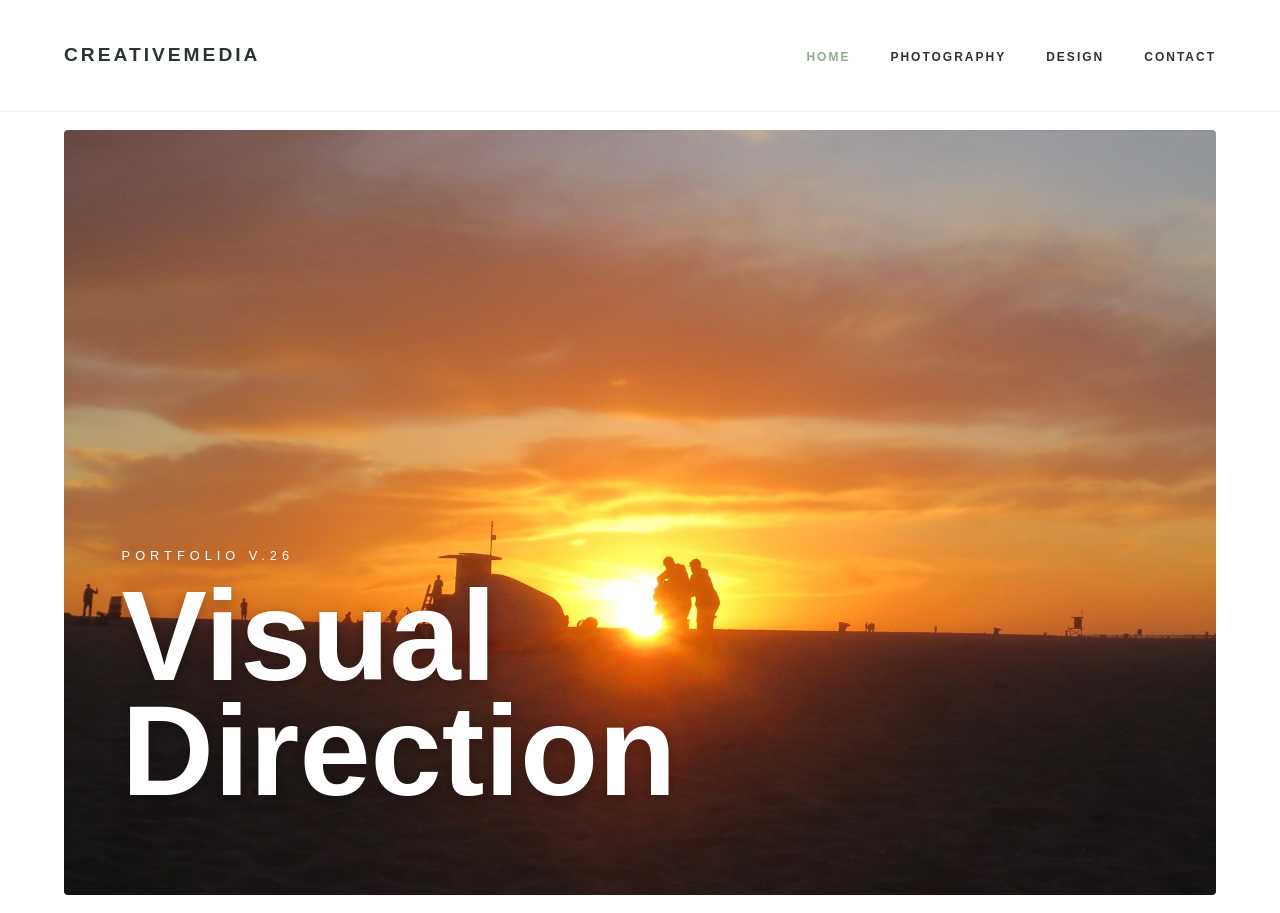
<file: index.html>
<!DOCTYPE html>
<html lang="en">
<head>
    <meta charset="UTF-8">
    <meta name="viewport" content="width=device-width, initial-scale=1.0">
    <title>Creative Media | Home</title>
    <link rel="stylesheet" href="style.css">
    <style>
        :root { --sage: #93a98f; --sand: #e5d3b3; --charcoal: #2d3436; }
        body { margin: 0; background: #fff; font-family: 'Inter', sans-serif; overflow-x: hidden; }
        
        /* Navigation Consistency Fix */
        nav { width: 100%; padding: 40px 0; background: #fff; position: sticky; top: 0; z-index: 1000; }
        .nav-container { display: flex; justify-content: space-between; align-items: center; padding: 0 5%; }
        nav ul { display: flex; gap: 40px; list-style: none; margin: 0; padding: 0; }
        nav ul li a { text-decoration: none; color: var(--charcoal); font-weight: 700; letter-spacing: 2px; font-size: 0.75rem; text-transform: uppercase; transition: color 0.3s; }
        nav ul li a:hover, nav ul li a.active { color: var(--sage); }

        /* Slideshow Styles */
        .slideshow-container {
            position: relative;
            width: 90%;
            height: 85vh;
            margin: 2vh auto;
            overflow: hidden;
            border-radius: 4px;
            background: #f9f9f9;
        }
        .mySlides {
            width: 100%;
            height: 100%;
            object-fit: cover;
            position: absolute;
            transition: opacity 1.5s ease-in-out;
            opacity: 0;
            top: 0;
            left: 0;
        }
        .active-slide { opacity: 1; }

        .hero-overlay {
            position: absolute;
            bottom: 10%;
            left: 5%;
            z-index: 10;
            color: white;
            text-shadow: 0 4px 15px rgba(0,0,0,0.3);
            pointer-events: none;
        }

        @media (max-width: 900px) {
            .nav-container { flex-direction: column; gap: 20px; }
            .slideshow-container { height: 60vh; width: 95%; }
        }
    </style>
</head>
<body>

<nav>
    <div class="nav-container">
        <div class="logo"><strong>CREATIVE</strong>MEDIA</div>
        <ul>
            <li><a href="index.html" class="active">Home</a></li>
            <li><a href="photography.html">Photography</a></li>
            <li><a href="design.html">Design</a></li>
            <li><a href="contact.html">Contact</a></li>
        </ul>
    </div>
</nav>

<main>
    <section class="slideshow-container">
        <img class="mySlides active-slide" src="sun.jpg" alt="Slide 1">
        <img class="mySlides" src="pon.jpg" alt="Slide 2">
        <img class="mySlides" src="fb.jpg" alt="Slide 3">
        <img class="mySlides" src="con.jpg" alt="Slide 4">
        <img class="mySlides" src="mon.jpg" alt="Slide 5">

        <div class="hero-overlay">
            <span style="letter-spacing: 5px; text-transform: uppercase; font-size: 0.8rem;">Portfolio v.26</span>
            <h1 style="font-size: clamp(3rem, 10vw, 8rem); margin: 10px 0; line-height: 0.9;">Visual<br>Direction</h1>
        </div>
    </section>
</main>

<script>
    let index = 0;
    const slides = document.querySelectorAll(".mySlides");
    
    function rotate() {
        if (slides.length === 0) return;
        
        slides[index].classList.remove("active-slide");
        index = (index + 1) % slides.length;
        slides[index].classList.add("active-slide");
        
        setTimeout(rotate, 4500);
    }
    
    // Start the rotation
    setTimeout(rotate, 4500);
</script>
</body>
</html>
</file>
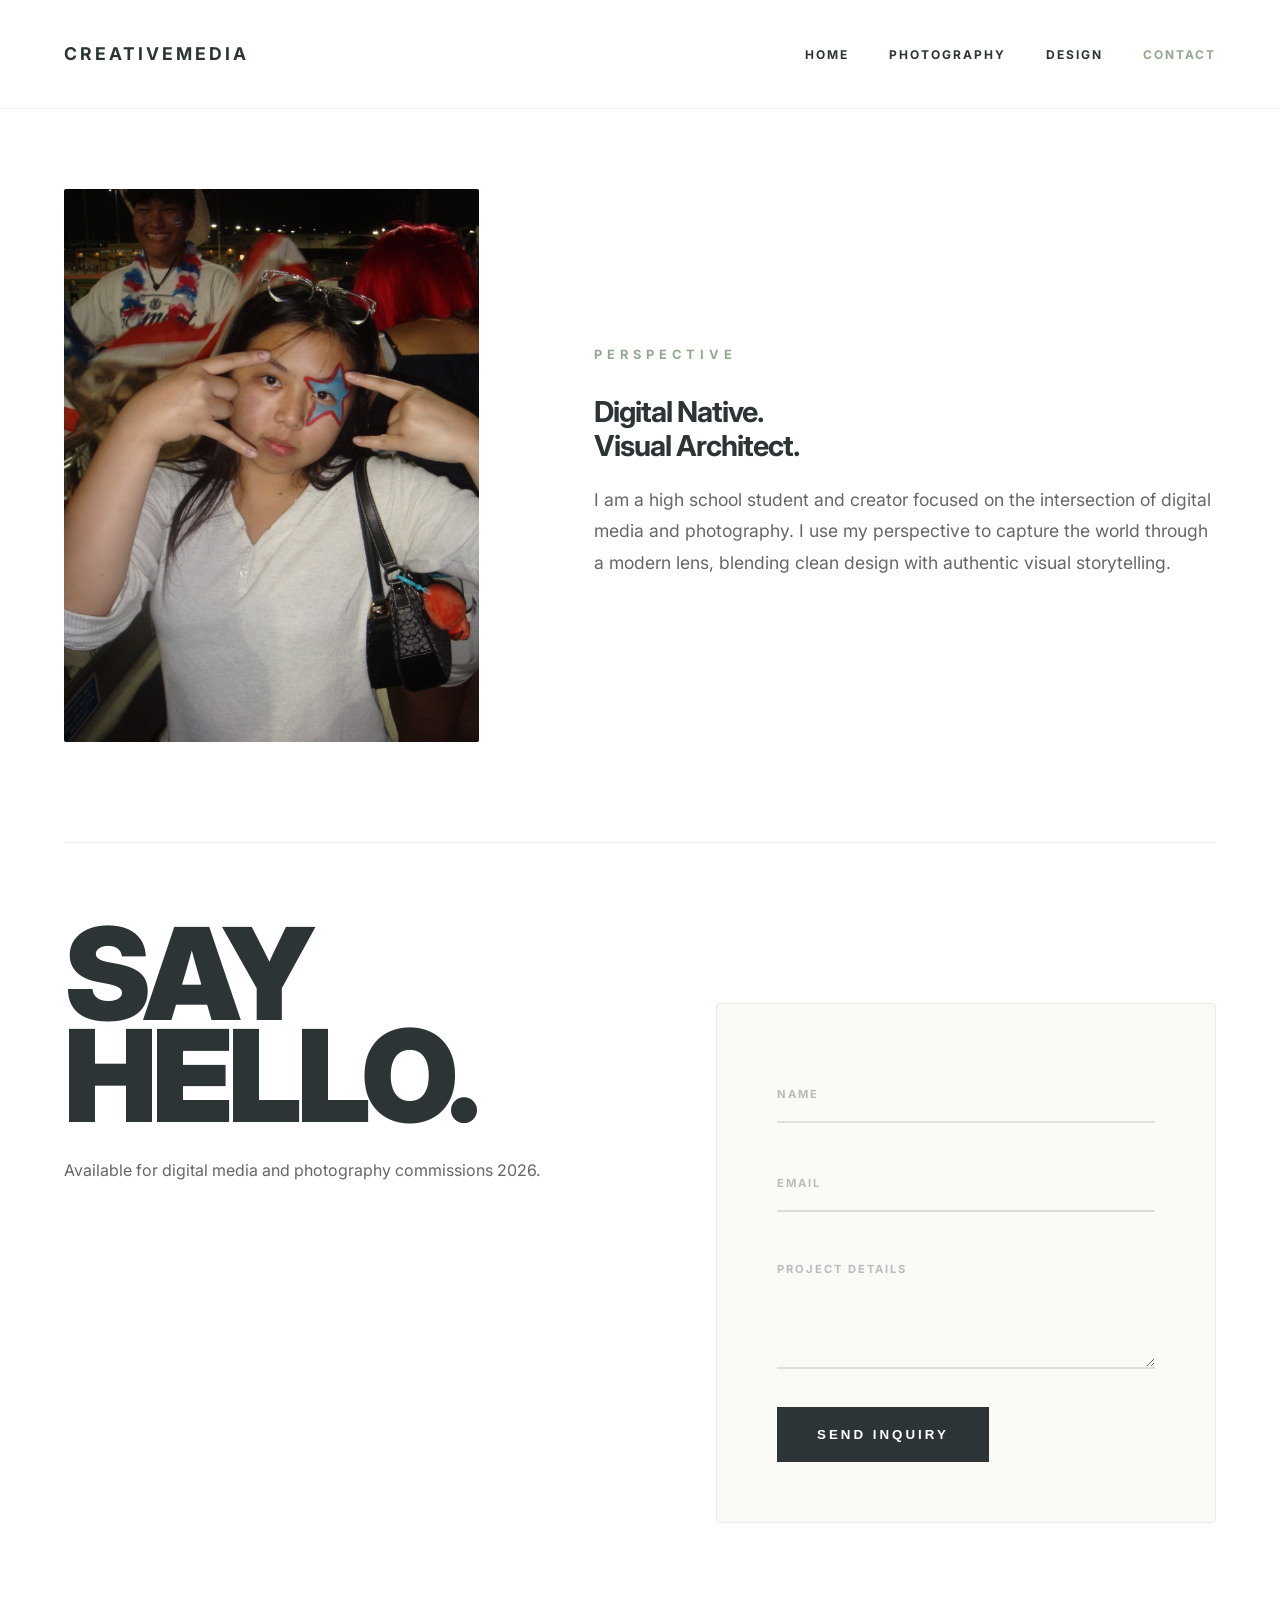
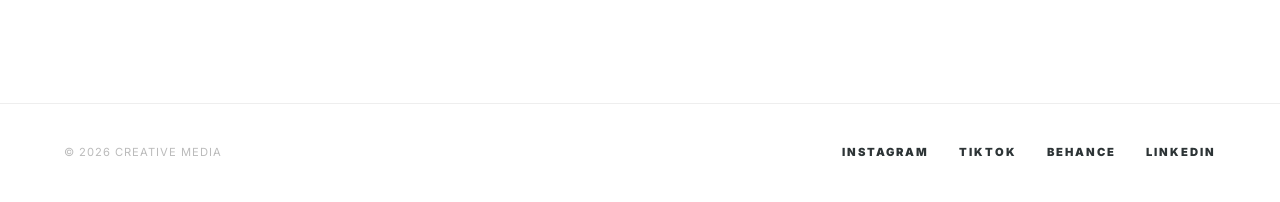
<file: contact.html>
<!DOCTYPE html>
<html lang="en">
<head>
    <meta charset="UTF-8">
    <meta name="viewport" content="width=device-width, initial-scale=1.0">
    <title>Contact | Portfolio</title>
    <link rel="stylesheet" href="style.css">
    <link rel="stylesheet" href="https://fonts.googleapis.com/css2?family=Inter:wght@300;400;700;900&display=swap">
    <style>
        :root {
            --sage: #93a98f;
            --sand: #e5d3b3;
            --charcoal: #2d3436;
        }

        body { 
            margin: 0; 
            background: #fff; 
            font-family: 'Inter', sans-serif; 
            color: var(--charcoal);
            overflow-x: hidden;
            display: flex;
            flex-direction: column;
            min-height: 100vh;
        }

        /* NAVIGATION: Consistency across all pages */
        nav { 
            width: 100%; 
            padding: 40px 0; 
            background: #fff; 
            position: sticky; 
            top: 0; 
            z-index: 1000; 
        }

        .nav-container { 
            display: flex; 
            justify-content: space-between; 
            align-items: center; 
            padding: 0 5%; 
        }

        nav ul { display: flex; gap: 40px; list-style: none; margin: 0; padding: 0; }
        nav ul li a { text-decoration: none; color: var(--charcoal); font-weight: 700; letter-spacing: 2px; font-size: 0.75rem; text-transform: uppercase; transition: color 0.3s; }
        nav ul li a:hover, nav ul li a.active { color: var(--sage); }

        .logo { font-size: 1.1rem; letter-spacing: 3px; }

        /* CONTACT & ABOUT LAYOUT */
        .contact-wrapper { 
            flex: 1;
            display: flex; 
            flex-direction: column;
            padding: 80px 5% 100px; 
            gap: 80px; 
        }

        .about-section {
            display: flex;
            align-items: center;
            gap: 10%;
            border-bottom: 1px solid #eee;
            padding-bottom: 100px;
        }

        .about-image { flex: 0.8; }
        .about-image img { width: 100%; border-radius: 2px; filter: grayscale(20%); display: block; }

        .about-text { flex: 1.2; }
        .about-text h2 { font-size: 0.8rem; letter-spacing: 5px; text-transform: uppercase; color: var(--sage); margin-bottom: 20px; }
        
        .about-headline { font-weight: 700; font-size: 1.8rem; letter-spacing: -1px; line-height: 1.2; margin-bottom: 20px; }
        .about-body { font-size: 1.1rem; color: #666; font-weight: 400; line-height: 1.8; }

        .form-area {
            display: flex;
            gap: 10%;
            align-items: flex-start;
        }

        .contact-header { flex: 1; }
        .giant-text { font-size: clamp(4rem, 10vw, 8rem); line-height: 0.8; letter-spacing: -5px; margin: 0; font-weight: 900; }

        /* FORM STYLING */
        .contact-box { flex: 1; background: #fcfaf7; padding: 60px; }
        .form-input {
            width: 100%; background: transparent; border: none; border-bottom: 2px solid #ddd; padding: 20px 0; margin-bottom: 30px;
            font-family: 'Inter', sans-serif; font-size: 0.9rem; outline: none; transition: border-color 0.3s;
        }
        .form-input:focus { border-bottom-color: var(--sage); }
        .form-input::placeholder { color: #bbb; font-weight: 700; font-size: 0.7rem; letter-spacing: 2px; }

        .submit-btn {
            background: var(--charcoal); color: #fff; border: none; padding: 20px 40px; font-weight: 700; letter-spacing: 3px; cursor: pointer; transition: 0.3s;
        }
        .submit-btn:hover { background: var(--sage); transform: translateY(-2px); }

        /* SOCIAL FOOTER */
        footer {
            padding: 40px 5%;
            background: #fff;
            border-top: 1px solid #eee;
            display: flex;
            justify-content: space-between;
            align-items: center;
        }

        .social-links { display: flex; gap: 30px; }
        .social-links a {
            text-decoration: none;
            font-size: 0.7rem;
            font-weight: 900;
            letter-spacing: 2px;
            color: var(--charcoal);
            text-transform: uppercase;
            transition: color 0.3s;
        }
        .social-links a:hover { color: var(--sage); }
        .copyright { font-size: 0.7rem; color: #bbb; letter-spacing: 1px; }

        @media (max-width: 900px) {
            .about-section, .form-area, footer { flex-direction: column; text-align: center; }
            .nav-container { flex-direction: column; gap: 20px; }
            .about-image { order: 2; margin-top: 40px; }
            footer { gap: 20px; }
        }
    </style>
</head>
<body>
    <nav>
        <div class="nav-container">
            <div class="logo"><strong>CREATIVE</strong>MEDIA</div>
            <ul>
                <li><a href="index.html">Home</a></li>
                <li><a href="photography.html">Photography</a></li>
                <li><a href="design.html">Design</a></li>
                <li><a href="contact.html" class="active">Contact</a></li>
            </ul>
        </div>
    </nav>

    <div class="contact-wrapper">
        <section class="about-section">
            <div class="about-image">
                <img src="me.jpg" alt="Portrait">
            </div>
            <div class="about-text">
                <h2>Perspective</h2>
                <p class="about-headline">
                    Digital Native. <br>Visual Architect.
                </p>
                <p class="about-body">
                    I am a high school student and creator focused on the intersection of digital media 
                    and photography. I use my perspective to capture the world through a modern lens, 
                    blending clean design with authentic visual storytelling.
                </p>
            </div>
        </section>

        <div class="form-area">
            <div class="contact-header">
                <h1 class="giant-text">SAY<br>HELLO.</h1>
                <p style="margin-top: 30px; color: #666;">Available for digital media and photography commissions 2026.</p>
            </div>
            
            <div class="contact-box">
                <form>
                    <input type="text" placeholder="NAME" class="form-input" required>
                    <input type="email" placeholder="EMAIL" class="form-input" required>
                    <textarea placeholder="PROJECT DETAILS" rows="5" class="form-input" required></textarea>
                    <button type="submit" class="submit-btn">SEND INQUIRY</button>
                </form>
            </div>
        </div>
    </div>

    <footer>
        <div class="copyright">© 2026 CREATIVE MEDIA</div>
        <div class="social-links">
            <a href="#">Instagram</a>
            <a href="#">TikTok</a>
            <a href="#">Behance</a>
            <a href="#">LinkedIn</a>
        </div>
    </footer>
</body>
</html>
</file>
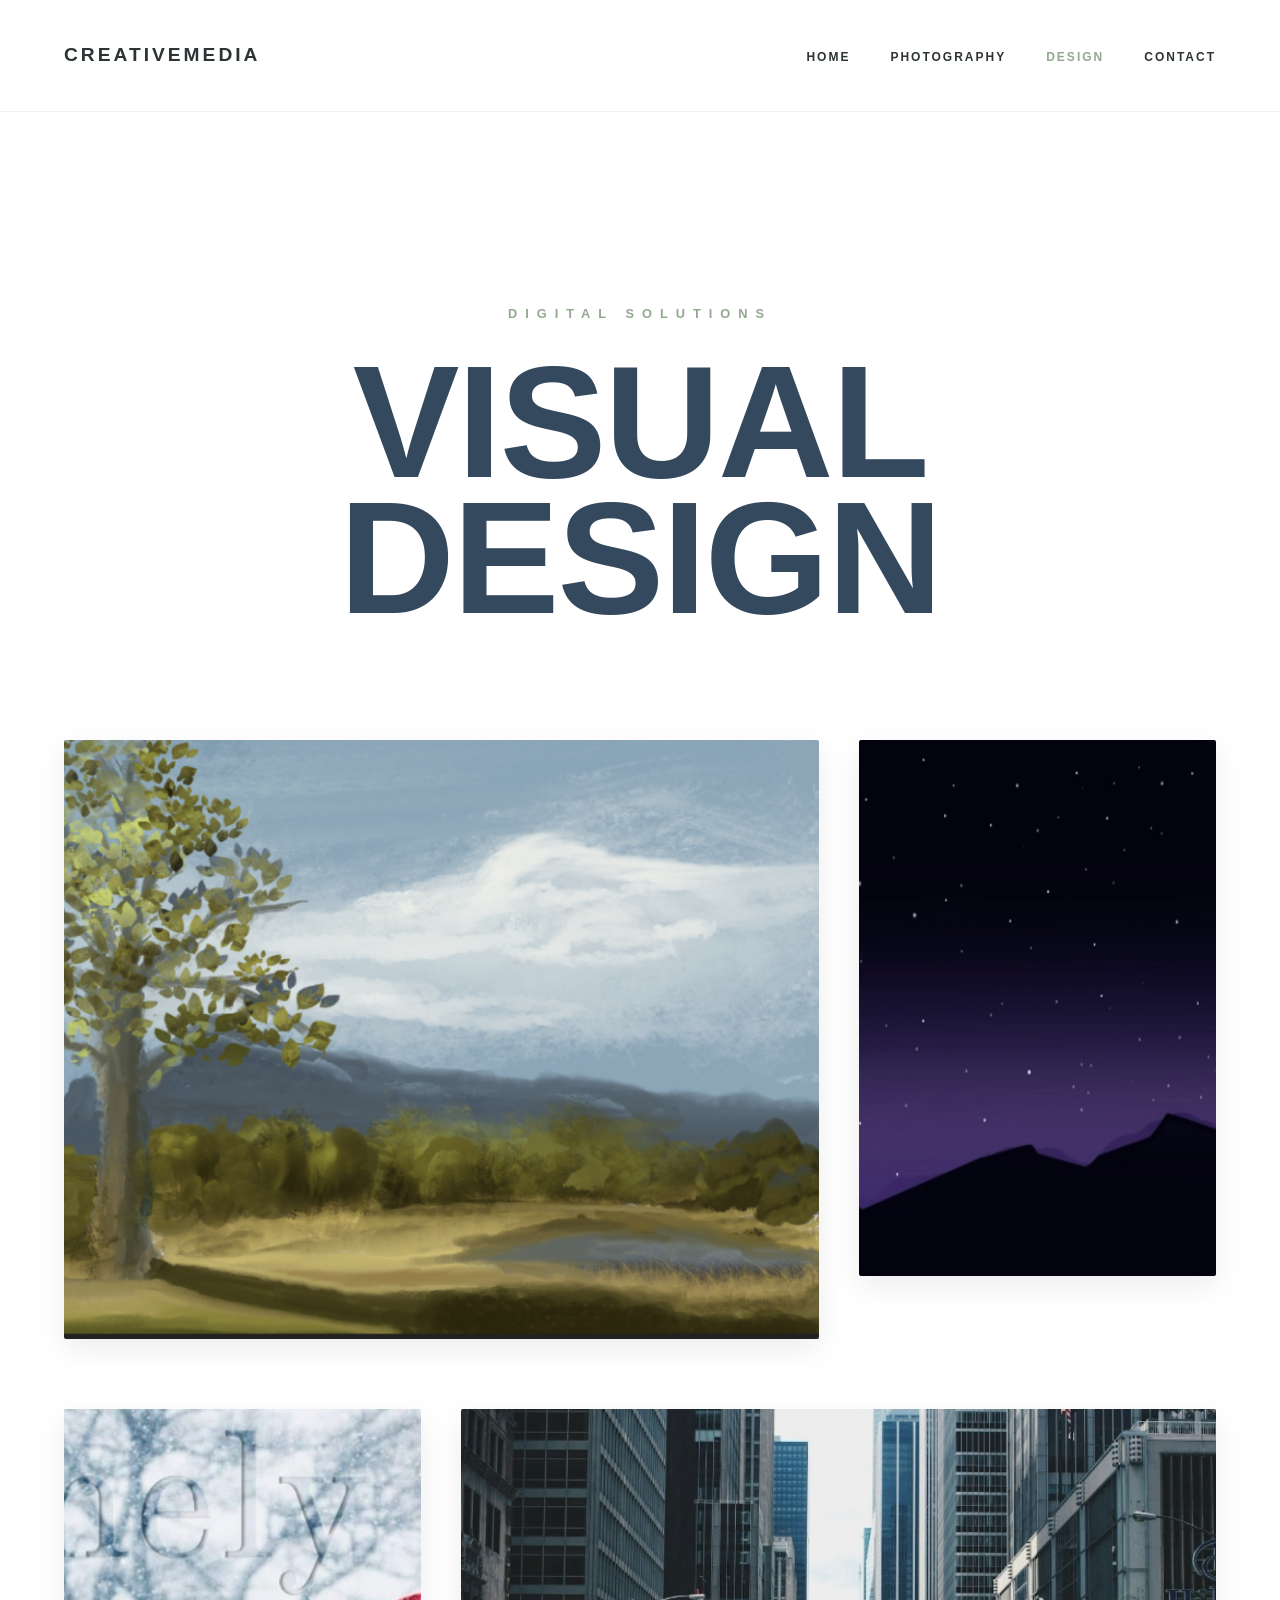
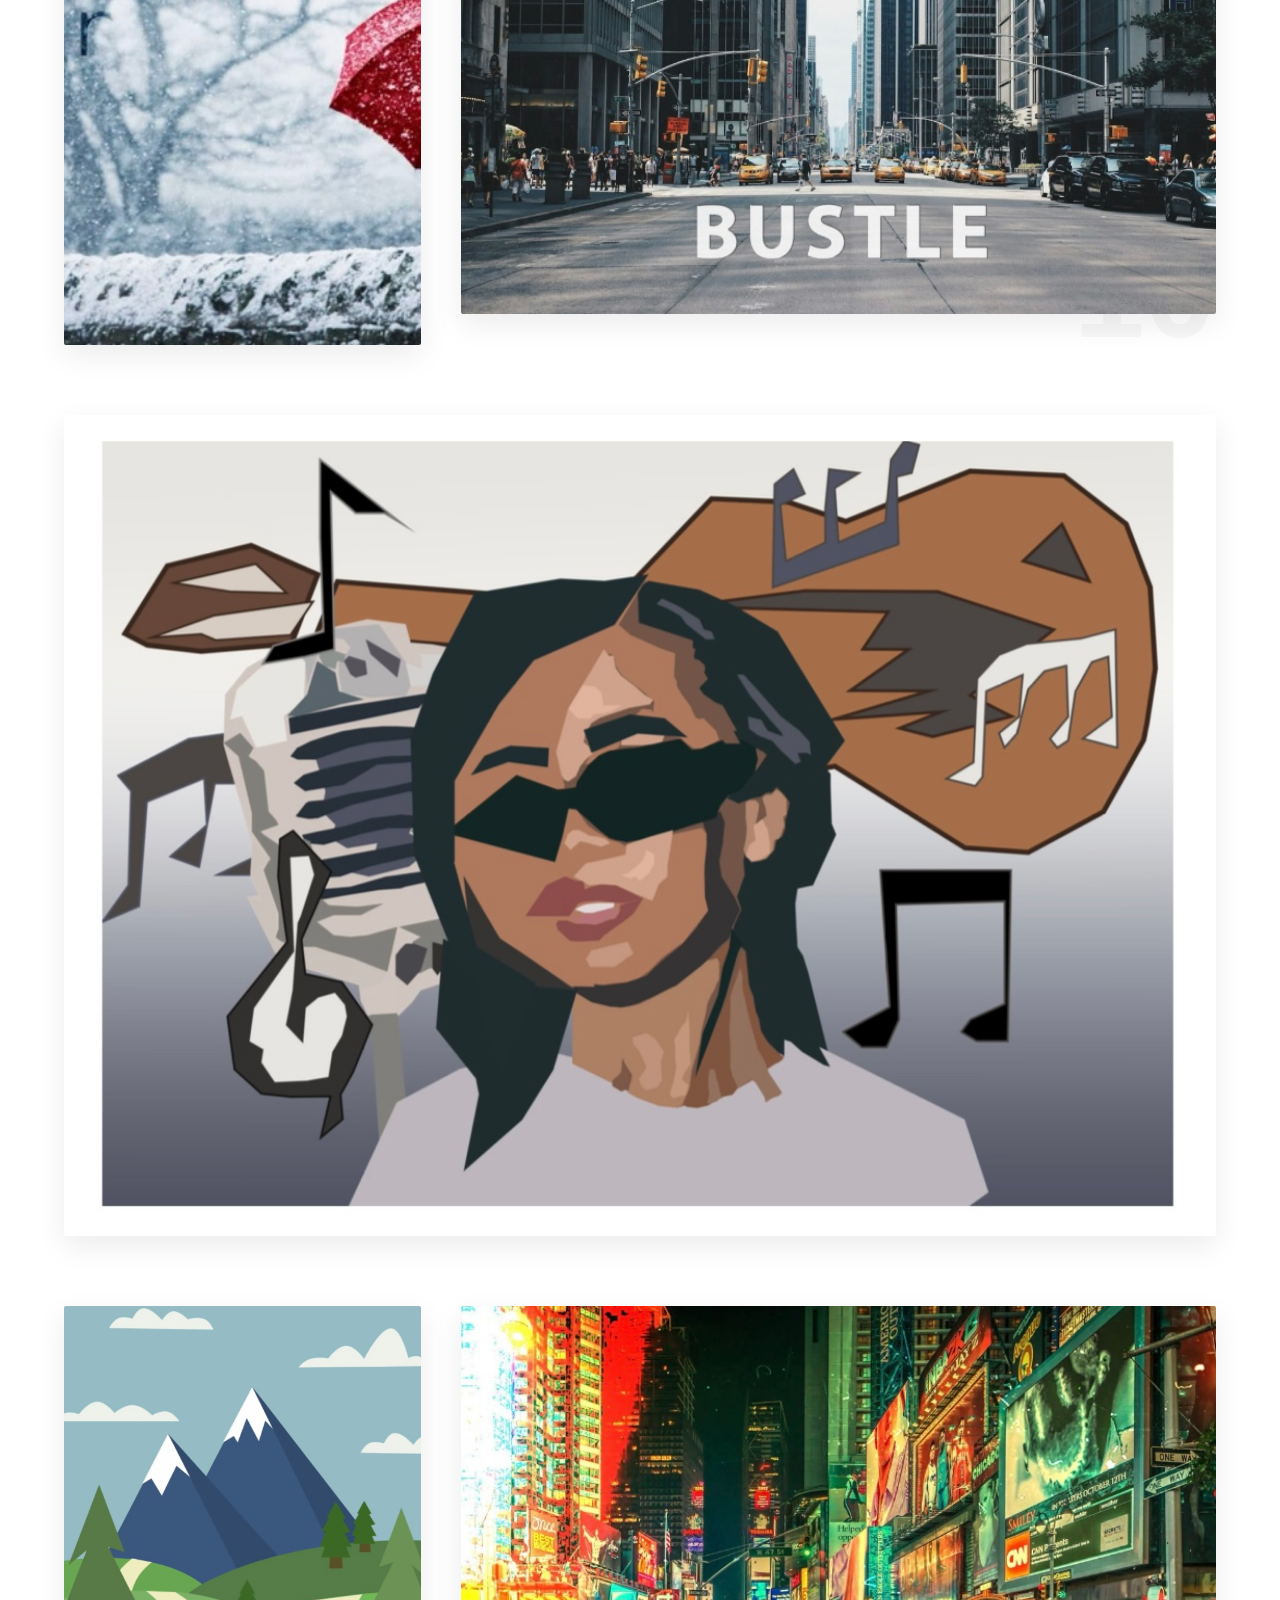
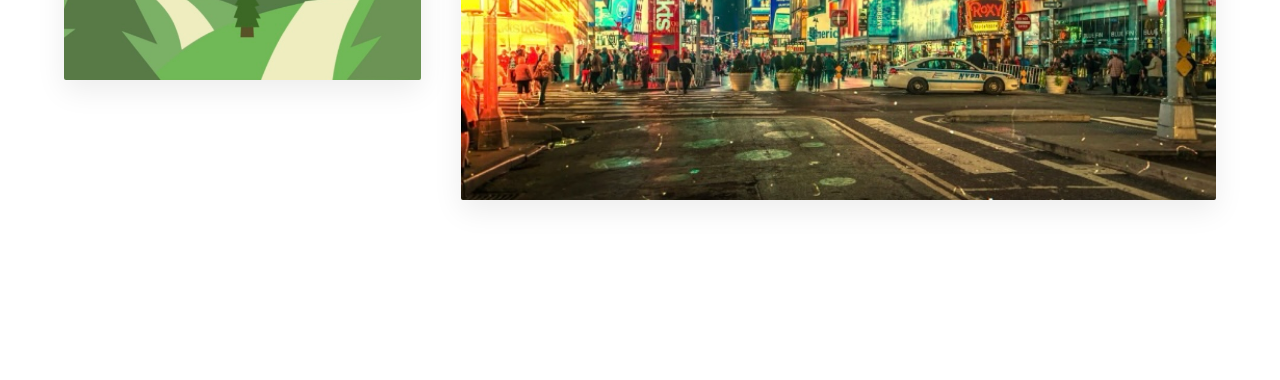
<file: design.html>
<!DOCTYPE html>
<html lang="en">
<head>
    <meta charset="UTF-8">
    <meta name="viewport" content="width=device-width, initial-scale=1.0">
    <title>Design | Portfolio</title>
    <link rel="stylesheet" href="style.css">
    <style>
        :root { --sage: #93a98f; --sand: #e5d3b3; --charcoal: #2d3436; }
        body { margin: 0; background: #fff; font-family: 'Inter', sans-serif; overflow-x: hidden; }
        
        /* Navigation Fix to match other pages */
        nav { width: 100%; padding: 40px 0; background: #fff; position: sticky; top: 0; z-index: 1000; }
        .nav-container { display: flex; justify-content: space-between; align-items: center; padding: 0 5%; }
        nav ul { display: flex; gap: 40px; list-style: none; margin: 0; padding: 0; }
        nav ul li a { text-decoration: none; color: var(--charcoal); font-weight: 700; letter-spacing: 2px; font-size: 0.75rem; text-transform: uppercase; }
        nav ul li a.active { color: var(--sage); }

        .design-grid {
            display: grid;
            grid-template-columns: repeat(12, 1fr);
            gap: 40px;
            padding: 50px 5% 150px;
        }

        .design-item {
            position: relative;
            transition: transform 0.4s ease;
        }

        .design-item:hover { transform: translateY(-10px); }
        .design-item img { width: 100%; border-radius: 2px; box-shadow: 0 10px 30px rgba(0,0,0,0.08); display: block; object-fit: cover;}

        /* Diverse Grid Sizes */
        .large { grid-column: span 8; }
        .small { grid-column: span 4; }
        .full { grid-column: span 12; }

        .bg-text {
            position: absolute;
            font-size: 10vw;
            font-weight: 900;
            color: rgba(0,0,0,0.03);
            z-index: -1;
            bottom: -20px;
            right: 0;
            pointer-events: none;
        }

        @media (max-width: 900px) {
            .design-grid { grid-template-columns: 1fr; gap: 20px; }
            .large, .small, .full { grid-column: span 1; }
            .nav-container { flex-direction: column; gap: 20px; }
        }
    </style>
</head>
<body>

<nav>
    <div class="nav-container">
        <div class="logo"><strong>CREATIVE</strong>MEDIA</div>
        <ul>
            <li><a href="index.html">Home</a></li>
            <li><a href="photography.html">Photography</a></li>
            <li><a href="design.html" class="active">Design</a></li>
            <li><a href="contact.html">Contact</a></li>
        </ul>
    </div>
</nav>

<main>
    <header style="padding: 15vw 5% 5vw; text-align: center;">
        <span style="display: block; letter-spacing: 8px; text-transform: uppercase; color: var(--sage); font-size: 0.8rem; font-weight: 700; margin-bottom: 30px;">Digital Solutions</span>
        <h1 style="font-size: clamp(4rem, 15vw, 10rem); margin: 0; line-height: 0.85; letter-spacing: -2px; text-transform: uppercase;">Visual<br>Design</h1>
    </header>

    <div class="design-grid">
        <div class="design-item large">
            <img src="brush.jpg" alt="Design 09">
            <div class="bg-text">09</div>
        </div>

        <div class="design-item small">
            <img src="ss.jpg" style="aspect-ratio: 2 / 3;">
        </div>

        <div class="design-item small">
            <img src="lw.jpg" style="aspect-ratio: 2 / 3;">
        </div>

        <div class="design-item large">
            <img src="bustle.jpg" alt="Design 12">
            <div class="bg-text">10</div>
        </div>

        <div class="design-item full">
            <img src="cubism.jpg" alt="Design 13">
        </div>

        <div class="design-item small">
            <img src="scape.jpg" alt="Design 14">
        </div>
        
        <div class="design-item large">
            <img src="city.jpg" alt="Design 15">
        </div>
    </div>
</main>
</body>
</html>
</file>
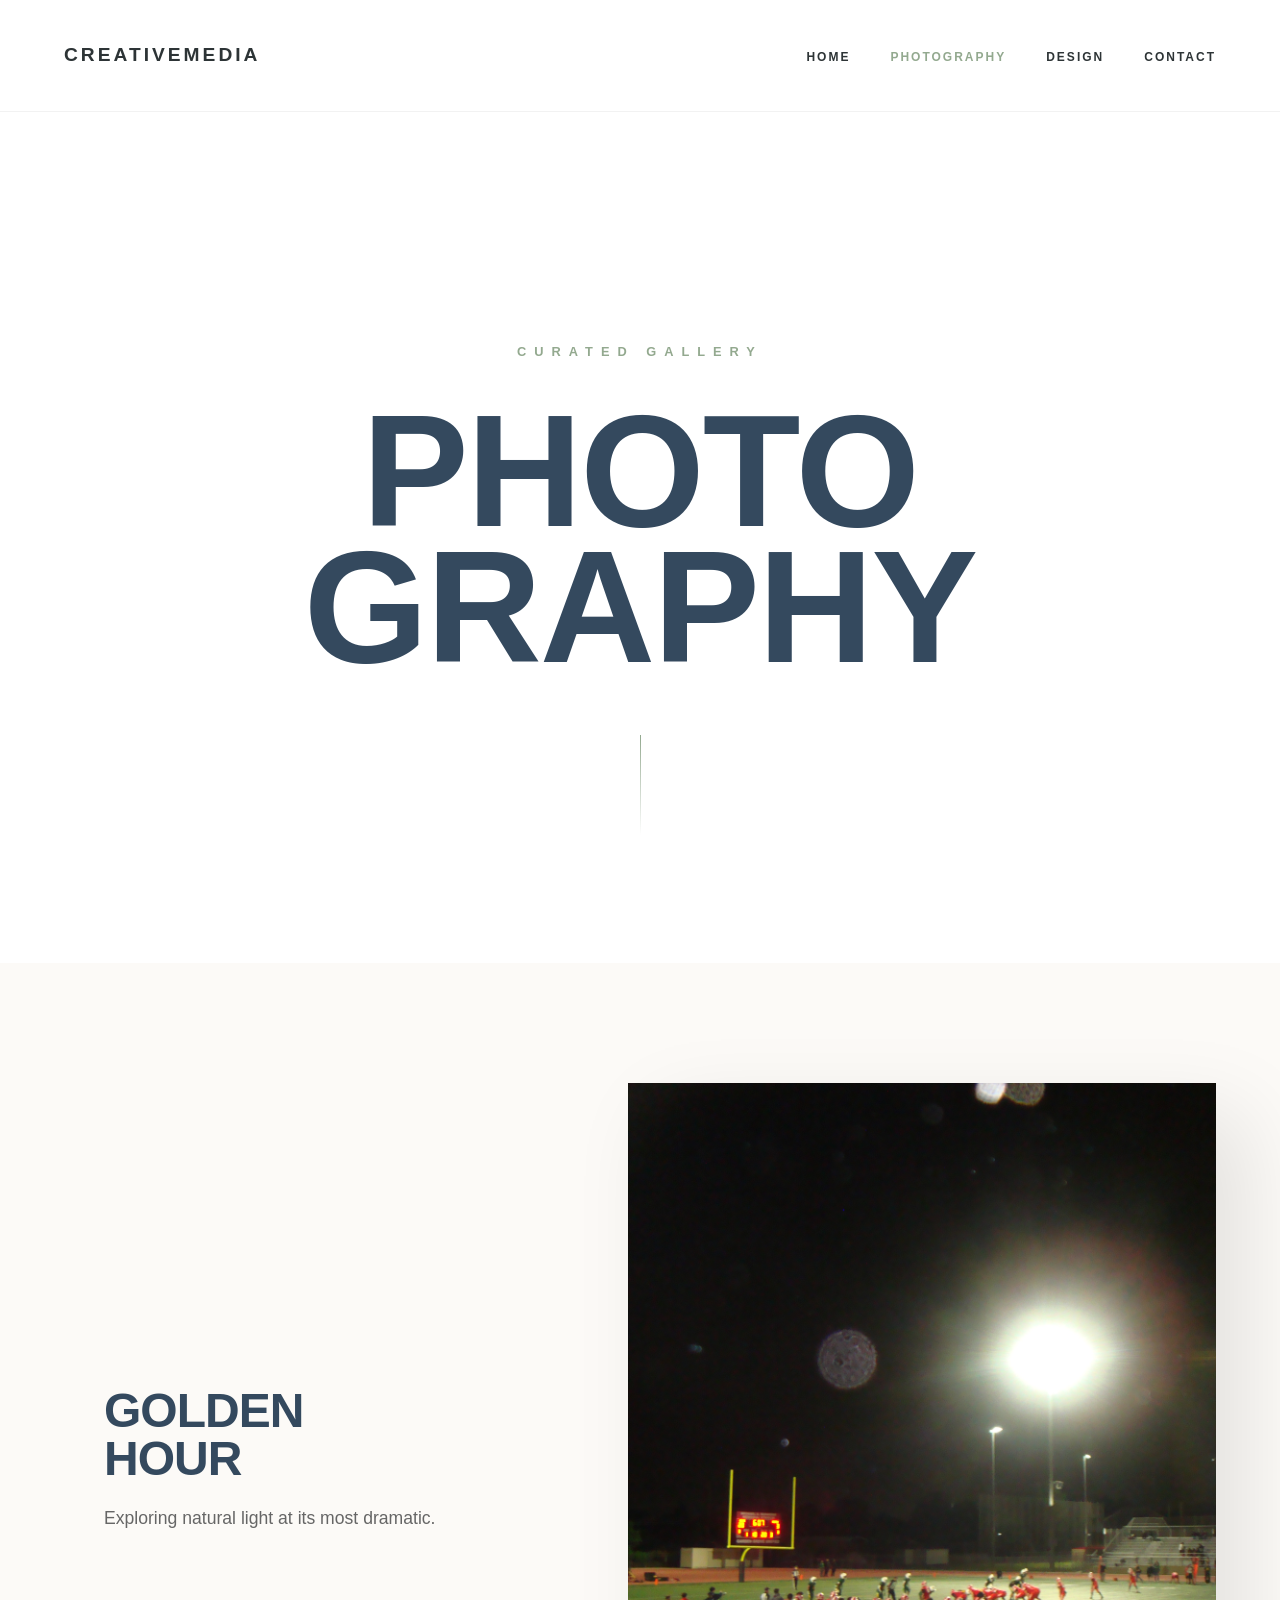
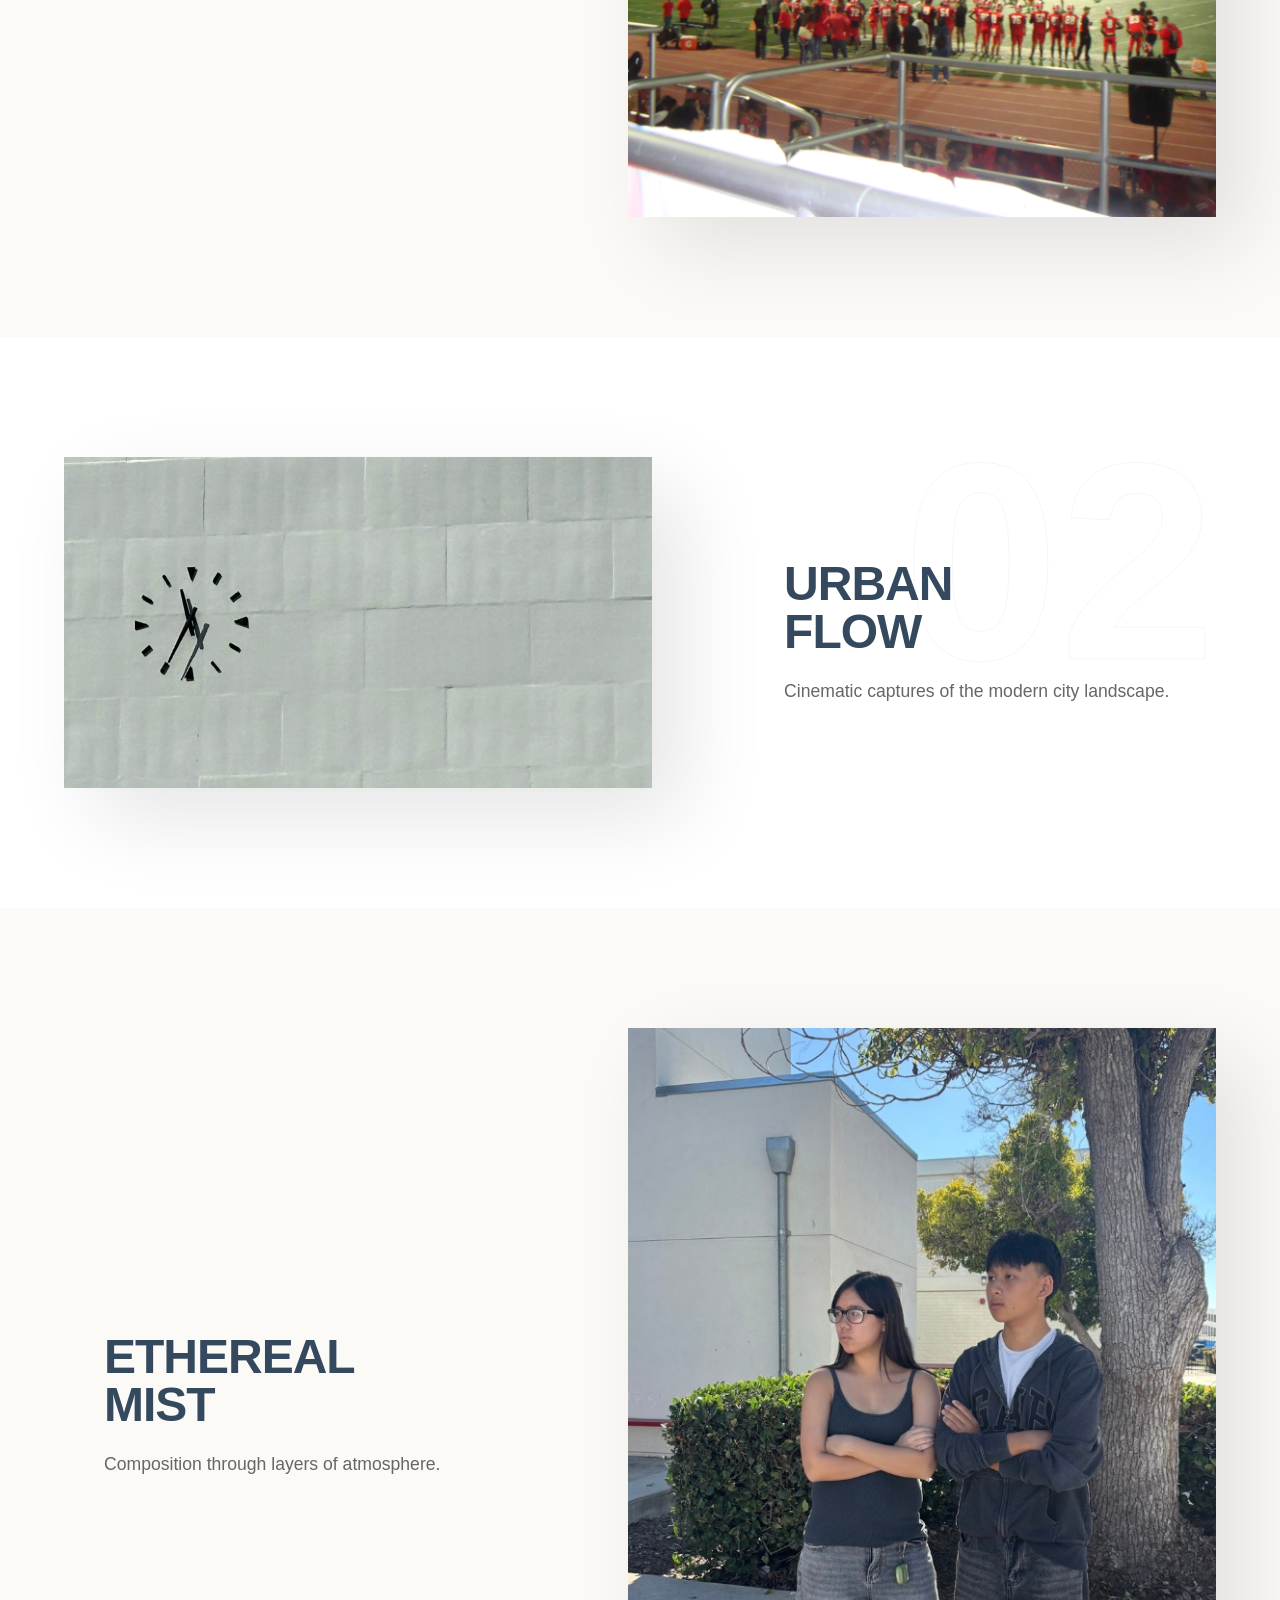
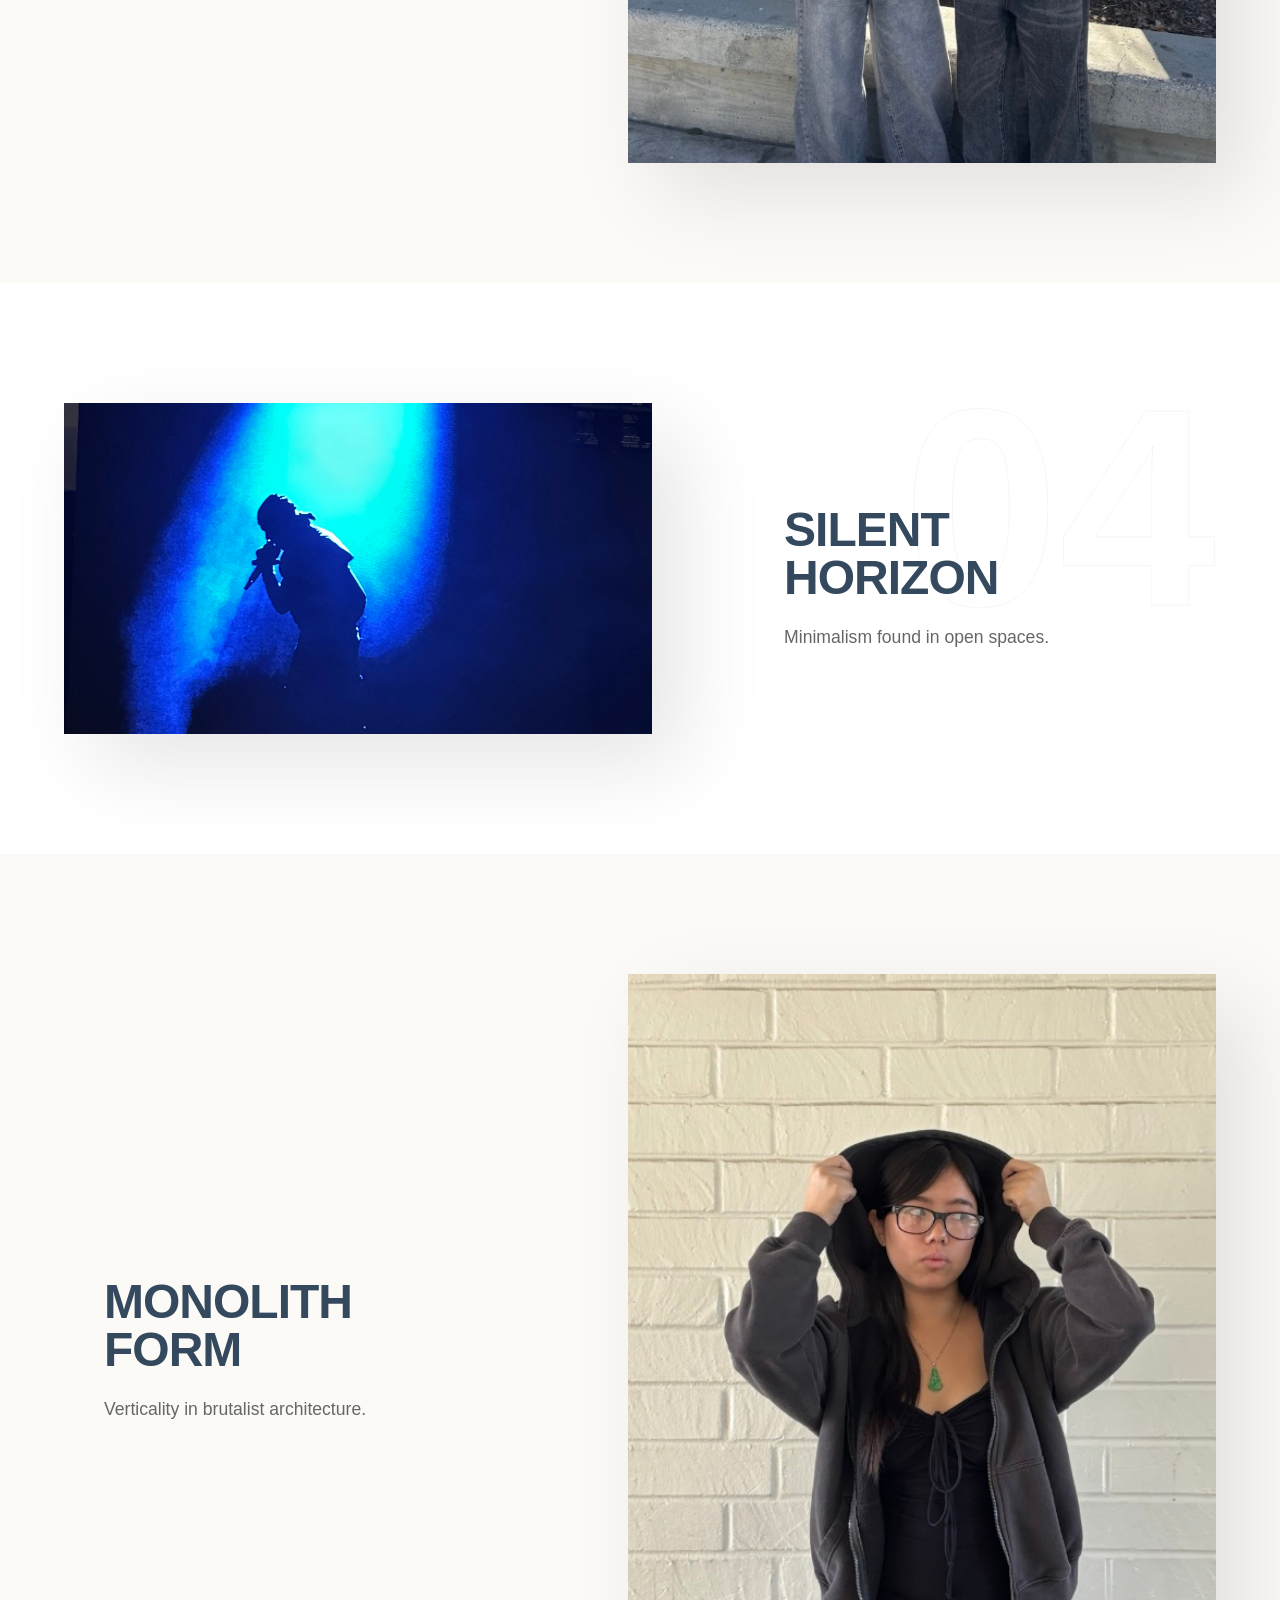
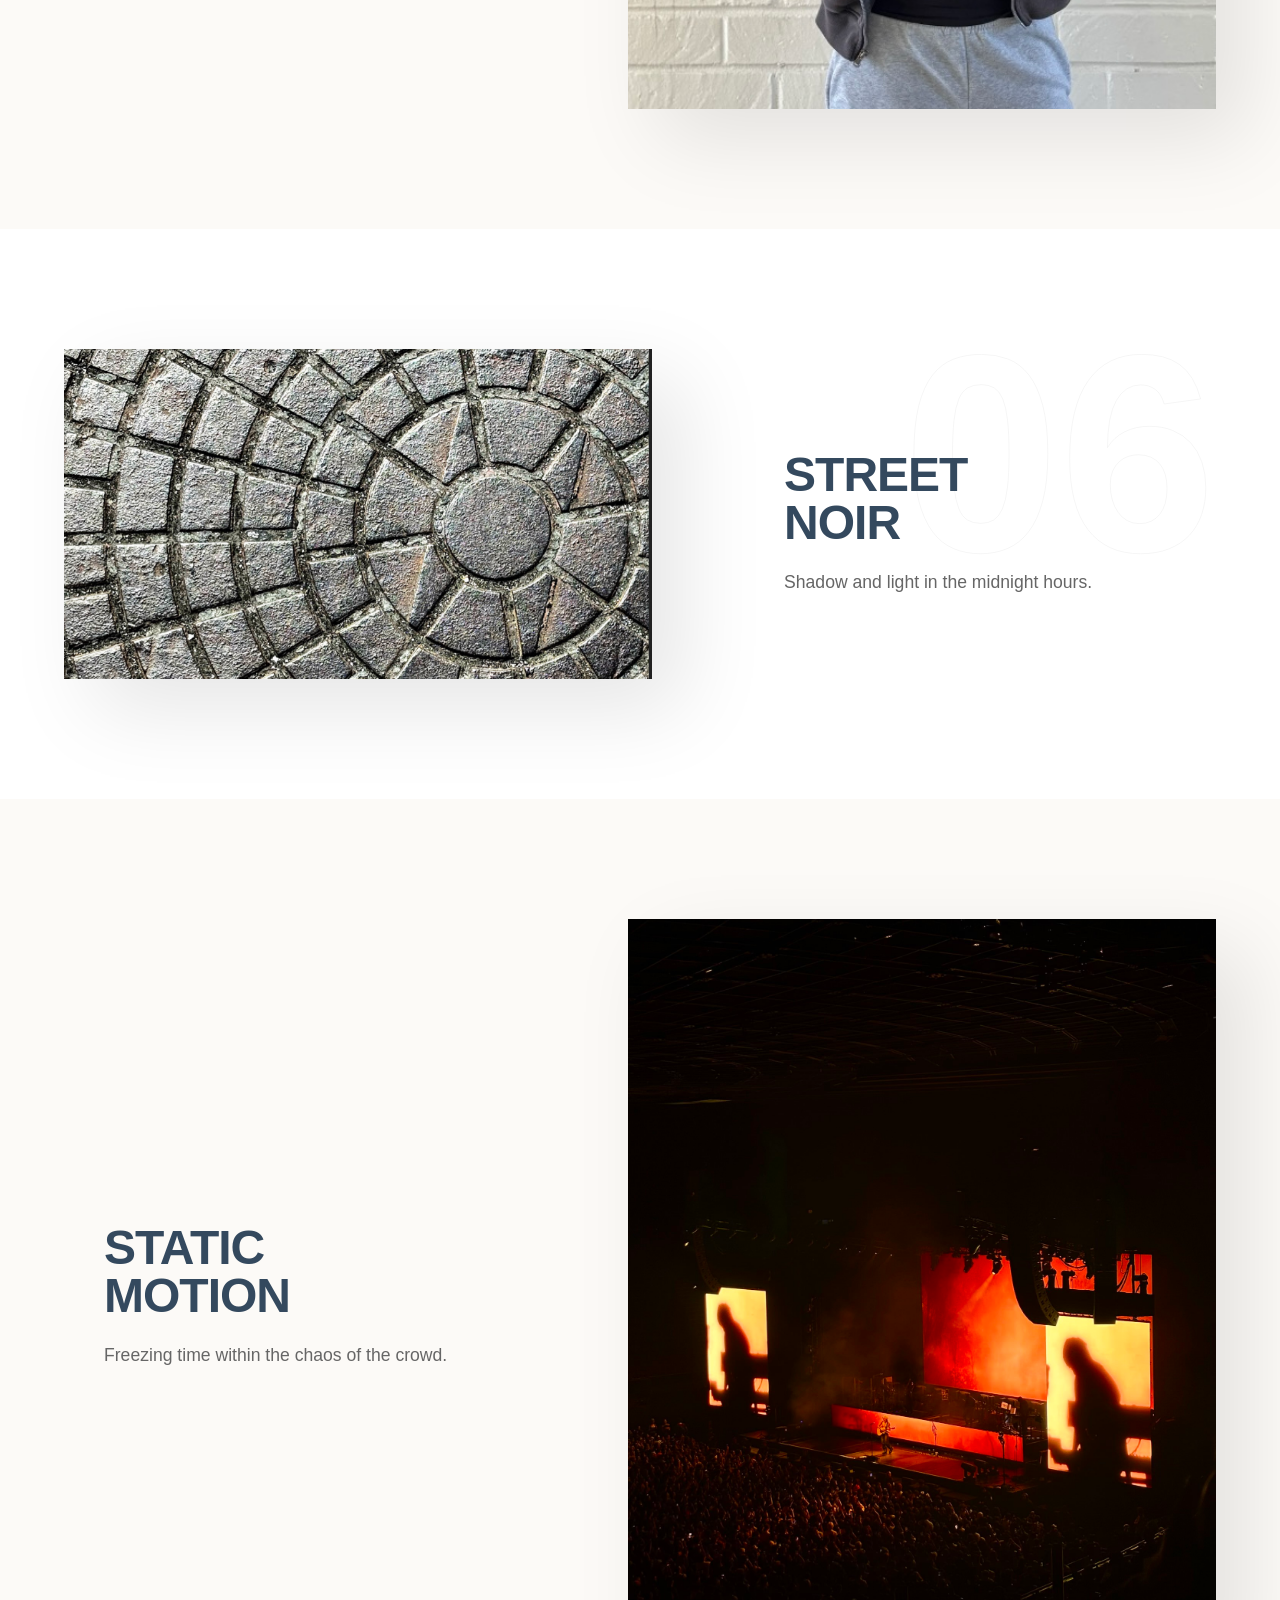
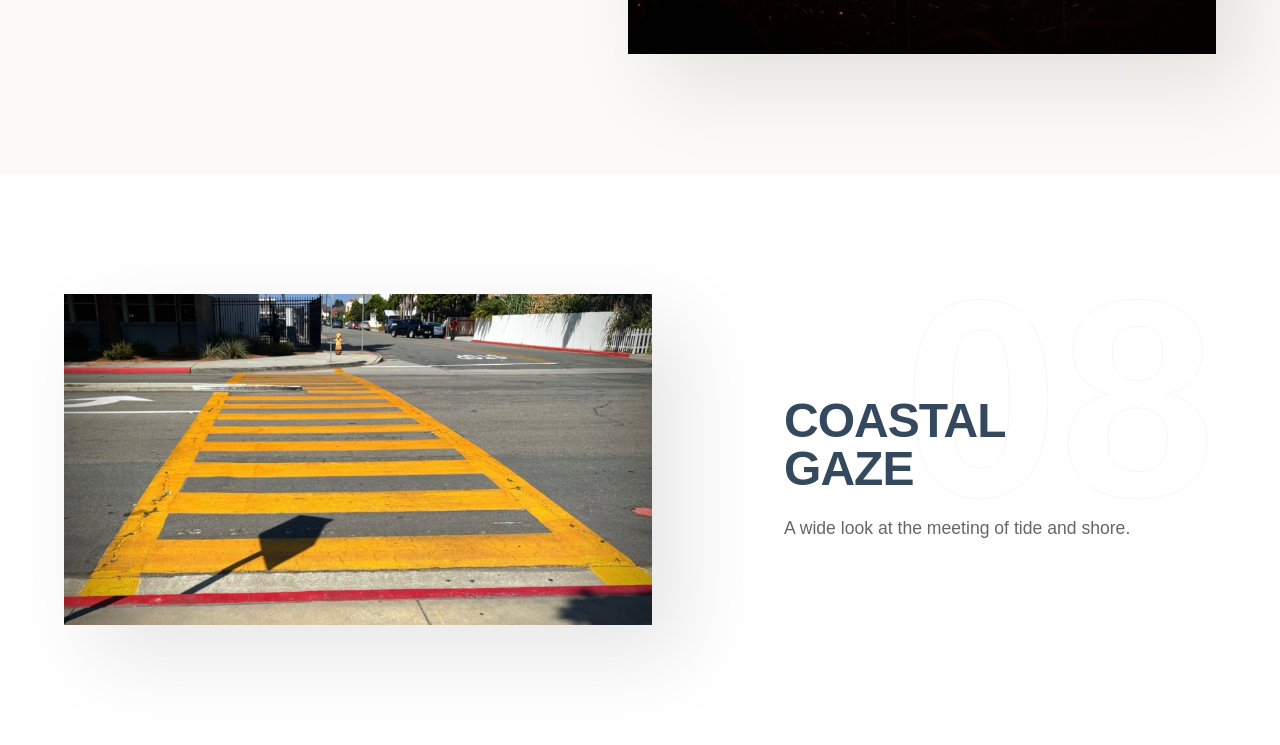
<file: photography.html>
<!DOCTYPE html>
<html lang="en">
<head>
    <meta charset="UTF-8">
    <meta name="viewport" content="width=device-width, initial-scale=1.0">
    <title>Photography | Portfolio</title>
    <link rel="stylesheet" href="style.css">
    <style>
        :root {
            --sage: #93a98f;
            --sand: #e5d3b3;
            --charcoal: #2d3436;
        }

        body { margin: 0; background: #fff; font-family: 'Inter', sans-serif; overflow-x: hidden; }

        /* Navigation */
        nav { width: 100%; padding: 40px 0; background: #fff; position: sticky; top: 0; z-index: 1000; }
        .nav-container { display: flex; justify-content: space-between; align-items: center; padding: 0 5%; }
        nav ul { display: flex; gap: 40px; list-style: none; margin: 0; padding: 0; }
        nav ul li a { text-decoration: none; color: var(--charcoal); font-weight: 700; letter-spacing: 2px; font-size: 0.75rem; text-transform: uppercase; }
        nav ul li a.active { color: var(--sage); }

        /* Header */
        header { padding: 18vw 5% 10vw; text-align: center; }
        .eyebrow { display: block; letter-spacing: 8px; text-transform: uppercase; color: var(--sage); font-size: 0.8rem; font-weight: 700; margin-bottom: 40px; }
        h1 { font-size: clamp(4rem, 15vw, 10rem); margin: 0; line-height: 0.85; letter-spacing: -2px; text-transform: uppercase; }
        .scroll-line { width: 1px; height: 100px; background: linear-gradient(to bottom, var(--sage), transparent); margin: 60px auto 0; }

        /* Sections */
        .story-section {
            display: flex;
            align-items: center;
            justify-content: space-between;
            gap: 8%;
            padding: 120px 5%;
            position: relative;
        }

        .story-section:nth-child(even) { flex-direction: row-reverse; background-color: #fcfaf7; }

        .story-image { flex: 1.2; position: relative; }
        .story-image img { 
            width: 100%; 
            display: block; 
            box-shadow: 30px 30px 80px rgba(0,0,0,0.1); 
            object-fit: cover;
        }

        .img-tall { aspect-ratio: 4/5; }
        .img-wide { aspect-ratio: 16/9; }

        .story-content { flex: 0.8; padding: 40px; }
        .story-content h2 { font-size: 3rem; line-height: 1; margin-bottom: 20px; text-transform: uppercase; letter-spacing: -1px; }
        .story-content p { line-height: 1.8; color: #666; font-size: 1.1rem; max-width: 400px; }

        .bg-number {
            position: absolute;
            font-size: 22vw;
            font-weight: 900;
            color: transparent;
            -webkit-text-stroke: 1px rgba(0,0,0,0.04);
            z-index: -1;
            top: 0;
        }

        @media (max-width: 1024px) {
            .story-section, .story-section:nth-child(even) { flex-direction: column; padding: 60px 5%; }
            .story-image { width: 100%; margin-bottom: 40px; }
            .nav-container { flex-direction: column; gap: 20px; }
        }
    </style>
</head>
<body>

<nav>
    <div class="nav-container">
        <div class="logo"><strong>CREATIVE</strong>MEDIA</div>
        <ul>
            <li><a href="index.html">Home</a></li>
            <li><a href="photography.html"class="active">Photography</a></li>
            <li><a href="design.html">Design</a></li>
            <li><a href="contact.html">Contact</a></li>
        </ul>
    </div>
</nav>

<main>
    <header>
        <span class="eyebrow">Curated Gallery</span>
        <h1>Photo<br>graphy</h1>
        <div class="scroll-line"></div>
    </header>

    <section class="story-section">
        <div class="bg-number" style="left: 5%;">01</div>
        <div class="story-image"><img src="ba.jpg" class="img-tall" alt="Golden Hour"></div>
        <div class="story-content">
            <h2>Golden<br>Hour</h2>
            <p>Exploring natural light at its most dramatic.</p>
        </div>
    </section>

    <section class="story-section">
        <div class="bg-number" style="right: 5%;">02</div>
        <div class="story-image"><img src="clock.jpg" class="img-wide" alt="Urban Flow"></div>
        <div class="story-content">
            <h2>Urban<br>Flow</h2>
            <p>Cinematic captures of the modern city landscape.</p>
        </div>
    </section>

    <section class="story-section">
        <div class="bg-number" style="left: 5%;">03</div>
        <div class="story-image"><img src="duo.jpg" class="img-tall" alt="Ethereal Mist"></div>
        <div class="story-content">
            <h2>Ethereal<br>Mist</h2>
            <p>Composition through layers of atmosphere.</p>
        </div>
    </section>

    <section class="story-section">
        <div class="bg-number" style="right: 5%;">04</div>
        <div class="story-image"><img src="ts.jpg" class="img-wide" alt="Silent Horizon"></div>
        <div class="story-content">
            <h2>Silent<br>Horizon</h2>
            <p>Minimalism found in open spaces.</p>
        </div>
    </section>

    <section class="story-section">
        <div class="bg-number" style="left: 5%;">05</div>
        <div class="story-image"><img src="solo.jpg" class="img-tall" alt="Monolith Form"></div>
        <div class="story-content">
            <h2>Monolith<br>Form</h2>
            <p>Verticality in brutalist architecture.</p>
        </div>
    </section>

    <section class="story-section">
        <div class="bg-number" style="right: 5%;">06</div>
        <div class="story-image"><img src="ground.jpg" class="img-wide" alt="Street Noir"></div>
        <div class="story-content">
            <h2>Street<br>Noir</h2>
            <p>Shadow and light in the midnight hours.</p>
        </div>
    </section>

    <section class="story-section">
        <div class="bg-number" style="left: 5%;">07</div>
        <div class="story-image"><img src="keshi.jpg" class="img-tall" alt="Static Motion"></div>
        <div class="story-content">
            <h2>Static<br>Motion</h2>
            <p>Freezing time within the chaos of the crowd.</p>
        </div>
    </section>

    <section class="story-section">
        <div class="bg-number" style="right: 5%;">08</div>
        <div class="story-image"><img src="cross.jpg" class="img-wide" alt="Coastal Gaze"></div>
        <div class="story-content">
            <h2>Coastal<br>Gaze</h2>
            <p>A wide look at the meeting of tide and shore.</p>
        </div>
    </section>

</main>

</body>
</html>
</file>
<file: style.css>
/* --- 1. VARIABLES & RESET --- */
:root {
    --bg-main: #f9fbf9;
    --nav-bg: #ffffff;
    --text-dark: #34495e;
    --charcoal: #2d3436;
    --sage: #93a98f;
    --accent-warm: #a8bfa1; 
    --accent-secondary: #e2d1b9;
    --card-border: #e8ede8;
    --side-padding: 5%; /* Consistent 5% gap you requested */
}

* {
    box-sizing: border-box;
}

body {
    margin: 0;
    font-family: 'Inter', 'Helvetica Neue', Arial, sans-serif;
    background: var(--bg-main);
    color: var(--text-dark);
    line-height: 1.6;
}

/* --- 2. UNIVERSAL CONTAINER --- */
.container {
    width: 100%;
    padding: 0 var(--side-padding);
    margin: 0 auto;
}

/* --- 3. NAVIGATION --- */
nav {
    width: 100%;
    padding: 30px 0;
    background-color: var(--nav-bg);
    border-bottom: 1px solid rgba(0,0,0,0.05);
    position: sticky;
    top: 0;
    z-index: 1000;
}

nav .container {
    display: flex;
    justify-content: space-between; /* Logo Left, Links Right */
    align-items: center;
}

.logo {
    font-size: 1.2rem;
    letter-spacing: 3px;
    color: var(--charcoal);
    font-weight: 700;
    text-transform: uppercase;
}

nav ul {
    list-style: none;
    display: flex;
    gap: 40px;
    margin: 0;
    padding: 0;
}

nav ul li a {
    text-decoration: none;
    text-transform: uppercase;
    font-size: 0.8rem;
    letter-spacing: 2px;
    font-weight: 600;
    color: var(--charcoal);
    transition: color 0.3s ease;
}

nav ul li a:hover, 
nav ul li a.active {
    color: var(--sage);
}

/* --- 4. HERO SECTION --- */
.hero-text {
    position: absolute;
    bottom: 12%;
    left: var(--side-padding);
    right: var(--side-padding);
    color: white;
    text-shadow: 0 2px 10px rgba(0,0,0,0.2);
}

.hero-text h1 {
    font-size: clamp(2.5rem, 8vw, 6rem);
    margin: 0;
    line-height: 0.9;
    text-transform: uppercase;
}

/* --- 5. GRIDS --- */
.photo-container {
    display: grid;
    grid-template-columns: repeat(auto-fit, minmax(300px, 1fr));
    gap: 40px;
    padding: 60px 0; /* Container handles side padding */
}

.design-grid {
    column-count: 3;
    column-gap: 30px;
    padding: 60px 0;
}

.design-grid img {
    width: 100%;
    margin-bottom: 30px;
    display: block;
    border-radius: 2px;
}

/* --- 6. CONTACT FORM --- */
.contact-box {
    max-width: 500px;
    margin: 80px auto;
    padding: 40px;
    background: white;
    border-radius: 4px; /* Matches your minimal aesthetic better than 20px */
    border: 1px solid var(--card-border);
    width: 90%;
}

/* --- 7. RESPONSIVENESS --- */
@media (max-width: 900px) {
    nav .container {
        flex-direction: column;
        gap: 20px;
    }
    
    nav ul {
        gap: 20px;
    }

    .design-grid {
        column-count: 1;
    }
    
    .hero-text {
        bottom: 5%;
    }
}
</file>
